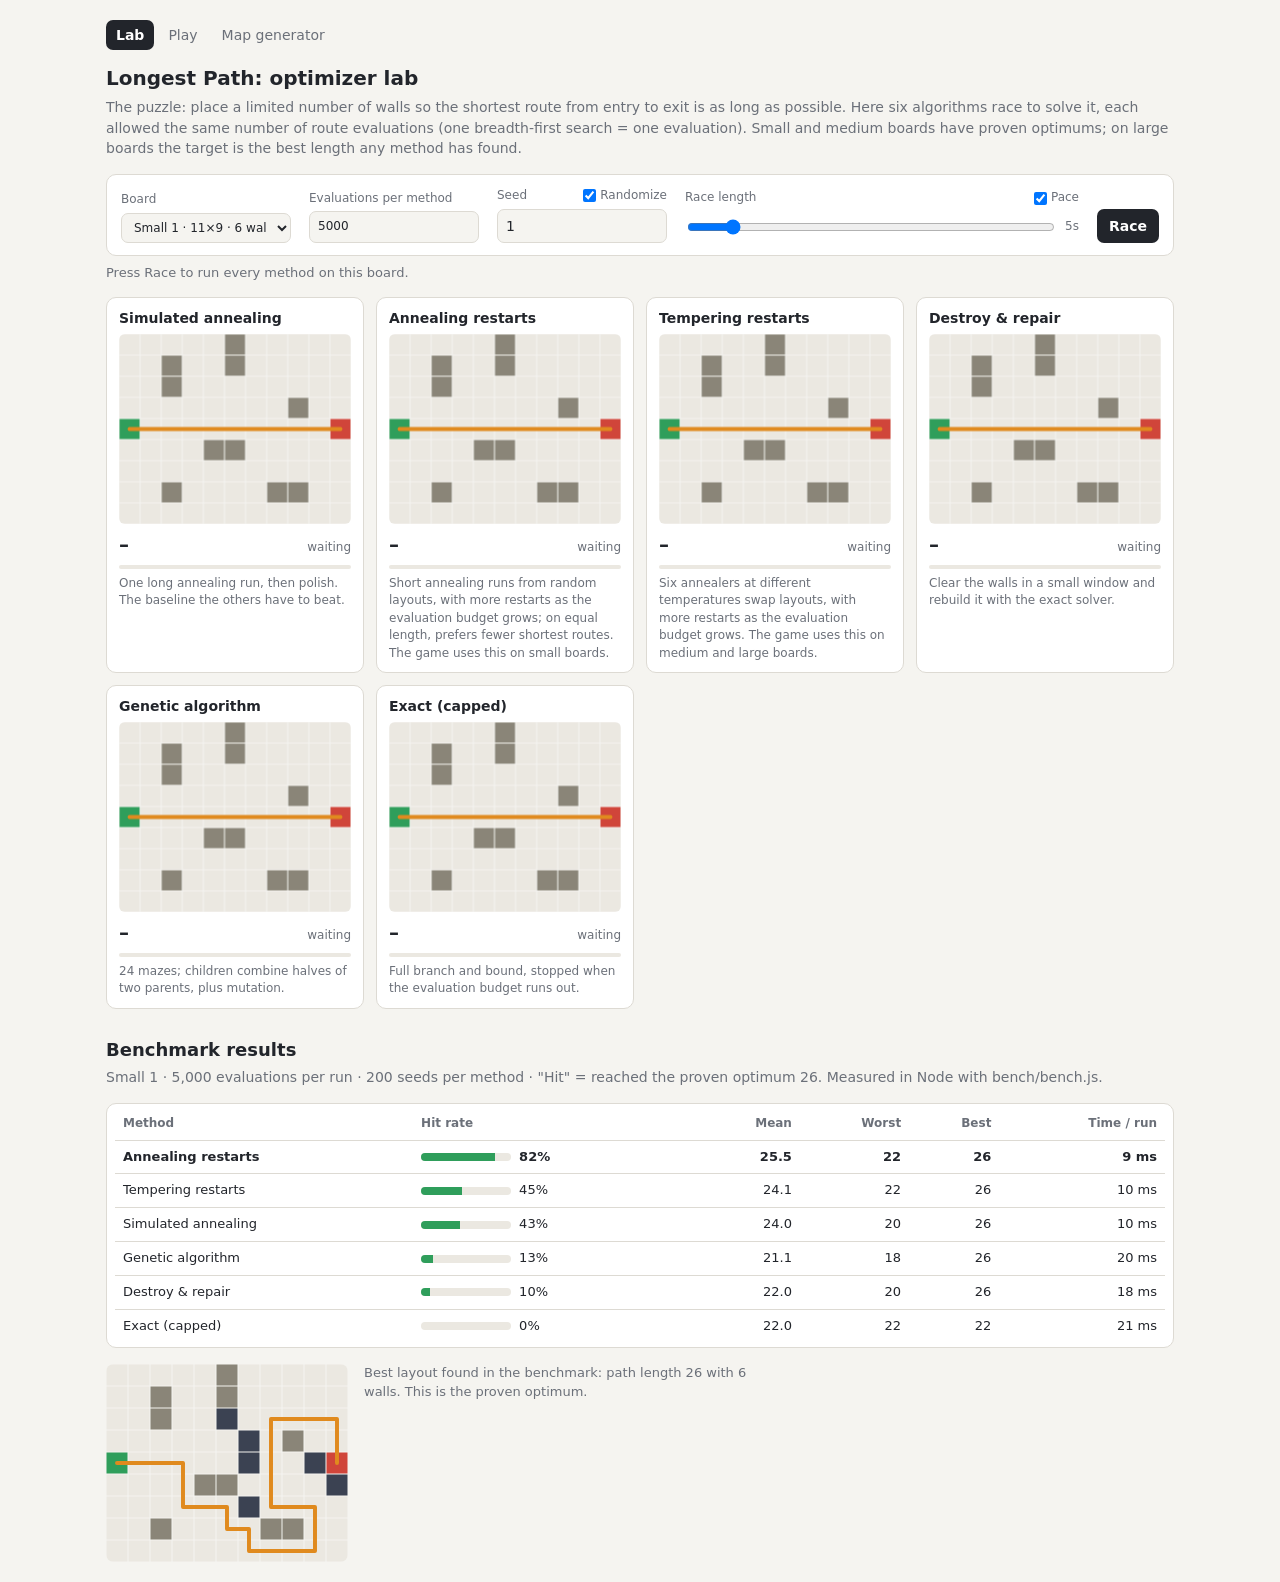
<file: index.html>
<!doctype html>
<html lang="en">
<head>
<meta charset="utf-8">
<meta name="viewport" content="width=device-width, initial-scale=1">
<title>Longest Path</title>
<link rel="stylesheet" href="css/styles.css">
<link rel="stylesheet" href="css/lab.css">
</head>
<body>
<div class="wrap">
  <nav class="nav">
    <a href="index.html" class="on" aria-current="page">Lab</a>
    <a href="play.html">Play</a>
    <a href="generate.html">Map generator</a>
  </nav>
  <h1>Longest Path: optimizer lab</h1>
  <p class="sub">The puzzle: place a limited number of walls so the shortest route from entry to exit is as long as possible. Here six algorithms race to solve it, each allowed the same number of route evaluations (one breadth-first search = one evaluation). Small and medium boards have proven optimums; on large boards the target is the best length any method has found.</p>

  <div class="card controls">
    <label>Board
      <select id="board"></select>
    </label>
    <label>Evaluations per method <input id="budget" type="number" min="500" step="500"></label>
    <div class="field">
      <div class="field-head">
        <label for="seed">Seed</label>
        <label class="toggle"><input id="randomSeed" type="checkbox" checked> Randomize</label>
      </div>
      <input id="seed" type="number" min="1" value="1">
    </div>
    <div class="field grow">
      <div class="field-head">
        <label for="duration">Race length</label>
        <label class="toggle"><input id="paced" type="checkbox" checked> Pace</label>
      </div>
      <div class="slider-row"><input id="duration" type="range" min="2" max="30" value="5"> <span id="durLabel">5s</span></div>
    </div>
    <div class="row">
      <button id="bRace">Race</button>
    </div>
  </div>
  <p class="msg" id="raceMsg"></p>
  <div class="cards" id="cards"></div>

  <h2 class="section">Benchmark results</h2>
  <p class="sub" id="benchInfo"></p>
  <div class="card table-card">
    <table id="benchTable"></table>
  </div>
  <div class="best-known" id="bestKnown"></div>
</div>

<script src="js/levels.js"></script>
<script src="js/solvers.js"></script>
<script src="js/combos.js"></script>
<script src="bench/results.js"></script>
<script src="js/lab.js"></script>
</body>
</html>
</file>
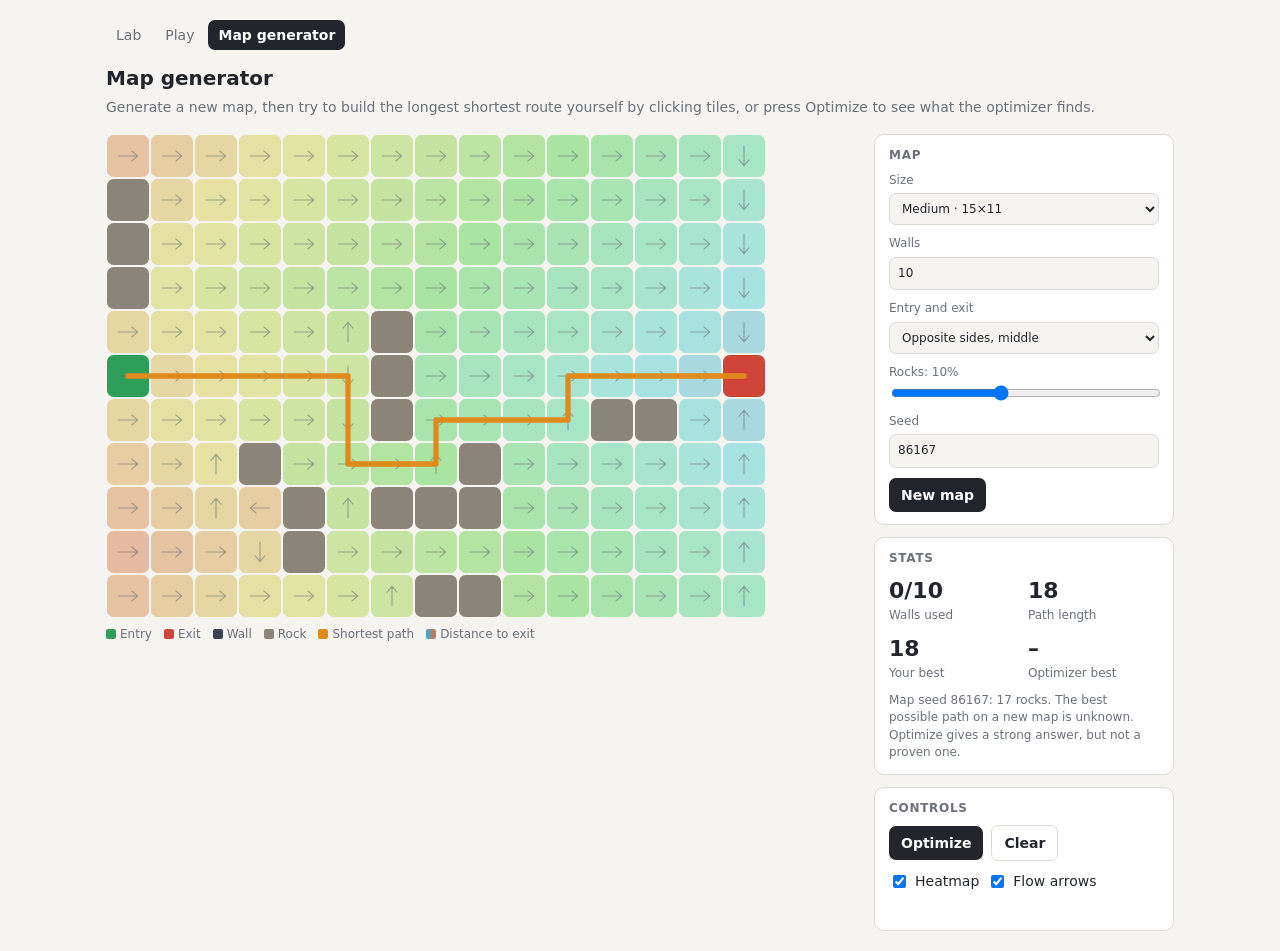
<file: generate.html>
<!doctype html>
<html lang="en">
<head>
<meta charset="utf-8">
<meta name="viewport" content="width=device-width, initial-scale=1">
<title>Map Generator</title>
<link rel="stylesheet" href="css/styles.css">
</head>
<body>
<div class="wrap">
  <nav class="nav">
    <a href="index.html">Lab</a>
    <a href="play.html">Play</a>
    <a href="generate.html" class="on" aria-current="page">Map generator</a>
  </nav>
  <h1>Map generator</h1>
  <p class="sub">Generate a new map, then try to build the longest shortest route yourself by clicking tiles, or press Optimize to see what the optimizer finds.</p>
  <div class="layout">
    <div class="board">
      <canvas id="cv"></canvas>
      <div class="legend">
        <span><i class="sw" style="background:var(--entry)"></i>Entry</span>
        <span><i class="sw" style="background:var(--exit)"></i>Exit</span>
        <span><i class="sw" style="background:var(--wall)"></i>Wall</span>
        <span><i class="sw" style="background:var(--rock)"></i>Rock</span>
        <span><i class="sw" style="background:var(--path)"></i>Shortest path</span>
        <span><i class="sw" style="background:linear-gradient(90deg,hsl(200,70%,55%),hsl(20,70%,55%))"></i>Distance to exit</span>
      </div>
      <div class="msg" id="msg"></div>
    </div>
    <div class="side">
      <div class="card">
        <h2>Map</h2>
        <div class="form">
          <label>Size
            <select id="gSize" class="picker" data-lock>
              <option value="small">Small · 11×9</option>
              <option value="medium" selected>Medium · 15×11</option>
              <option value="large">Large · 21×15</option>
            </select>
          </label>
          <label>Walls <input id="gWalls" class="picker" type="number" min="1" max="40" value="10" data-lock></label>
          <label>Entry and exit
            <select id="gEnds" class="picker" data-lock>
              <option value="sides">Opposite sides, middle</option>
              <option value="corners">Opposite corners</option>
              <option value="random">Opposite sides, random row</option>
            </select>
          </label>
          <label>Rocks: <span id="gRocksLabel">10%</span> <input id="gRocks" type="range" min="0" max="25" value="10" data-lock></label>
          <label>Seed <input id="gSeed" class="picker" type="number" min="1" data-lock></label>
          <button id="bNew" data-lock>New map</button>
        </div>
      </div>
      <div class="card">
        <h2>Stats</h2>
        <div class="stats">
          <div class="stat"><div class="v" id="sWalls">0/10</div><div class="k">Walls used</div></div>
          <div class="stat"><div class="v" id="sLen">0</div><div class="k">Path length</div></div>
          <div class="stat"><div class="v" id="sMine">–</div><div class="k">Your best</div></div>
          <div class="stat"><div class="v" id="sOpt">–</div><div class="k">Optimizer best</div></div>
          <div class="stat" id="exactStat"><div class="v" id="sExact">–</div><div class="k">Proven optimum</div></div>
          <div class="stat" id="knownStat"><div class="v" id="sKnown">–</div><div class="k">Best known</div></div>
        </div>
        <p class="note" id="boardNote"></p>
      </div>
      <div class="card">
        <h2>Controls</h2>
        <div class="row">
          <button id="bOpt">Optimize</button>
          <button id="bExact">Solve exactly</button>
          <button id="bClear" class="ghost">Clear</button>
        </div>
        <div class="row" style="margin-top:10px">
          <label><input type="checkbox" id="tHeat" checked> Heatmap</label>
          <label><input type="checkbox" id="tArrows" checked> Flow arrows</label>
        </div>
        <div class="sa" id="saInfo"></div>
      </div>
    </div>
  </div>
</div>

<script src="js/levels.js"></script>
<script src="js/state.js"></script>
<script src="js/grid.js"></script>
<script src="js/solvers.js"></script>
<script src="js/combos.js"></script>
<script src="js/mapgen.js"></script>
<script src="js/optimizer.js"></script>
<script src="js/exact.js"></script>
<script src="js/ui.js"></script>
<script src="js/render.js"></script>
<script src="js/generator.js"></script>
<script src="js/main.js"></script>
</body>
</html>
</file>
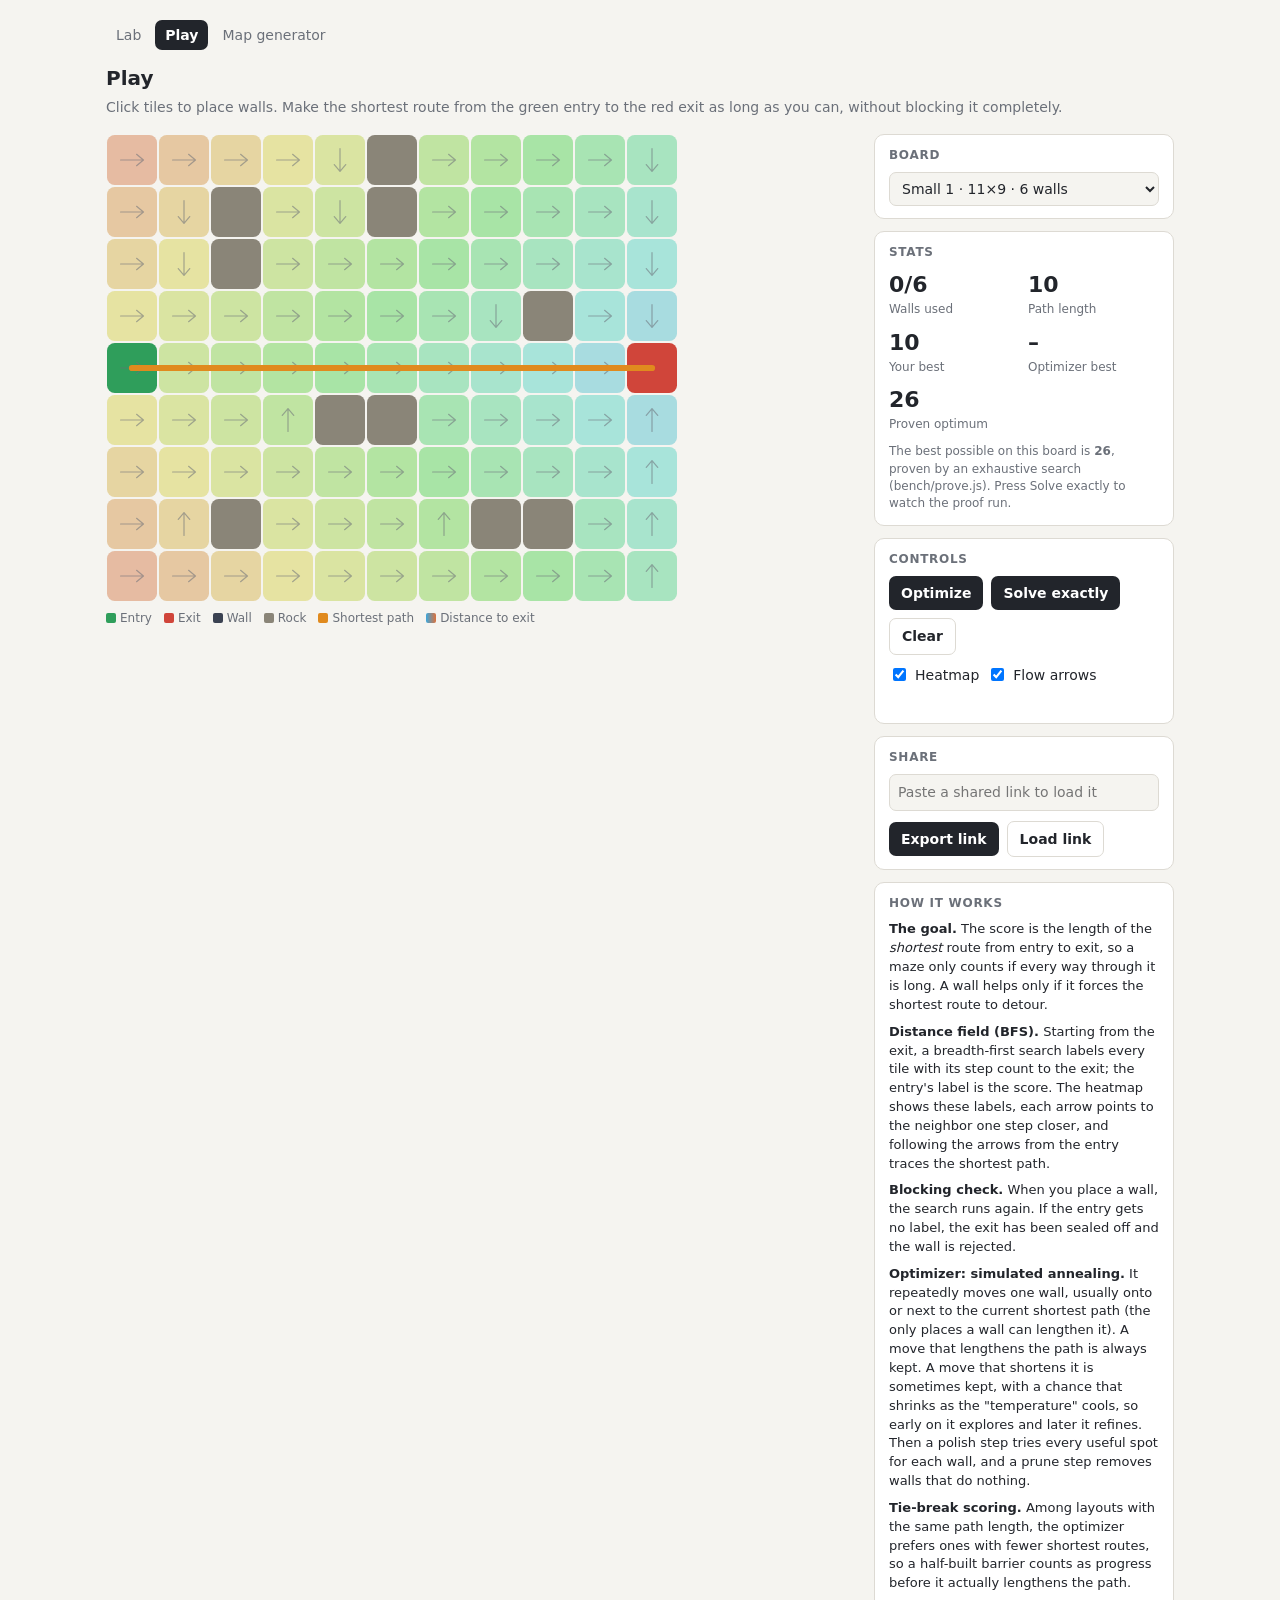
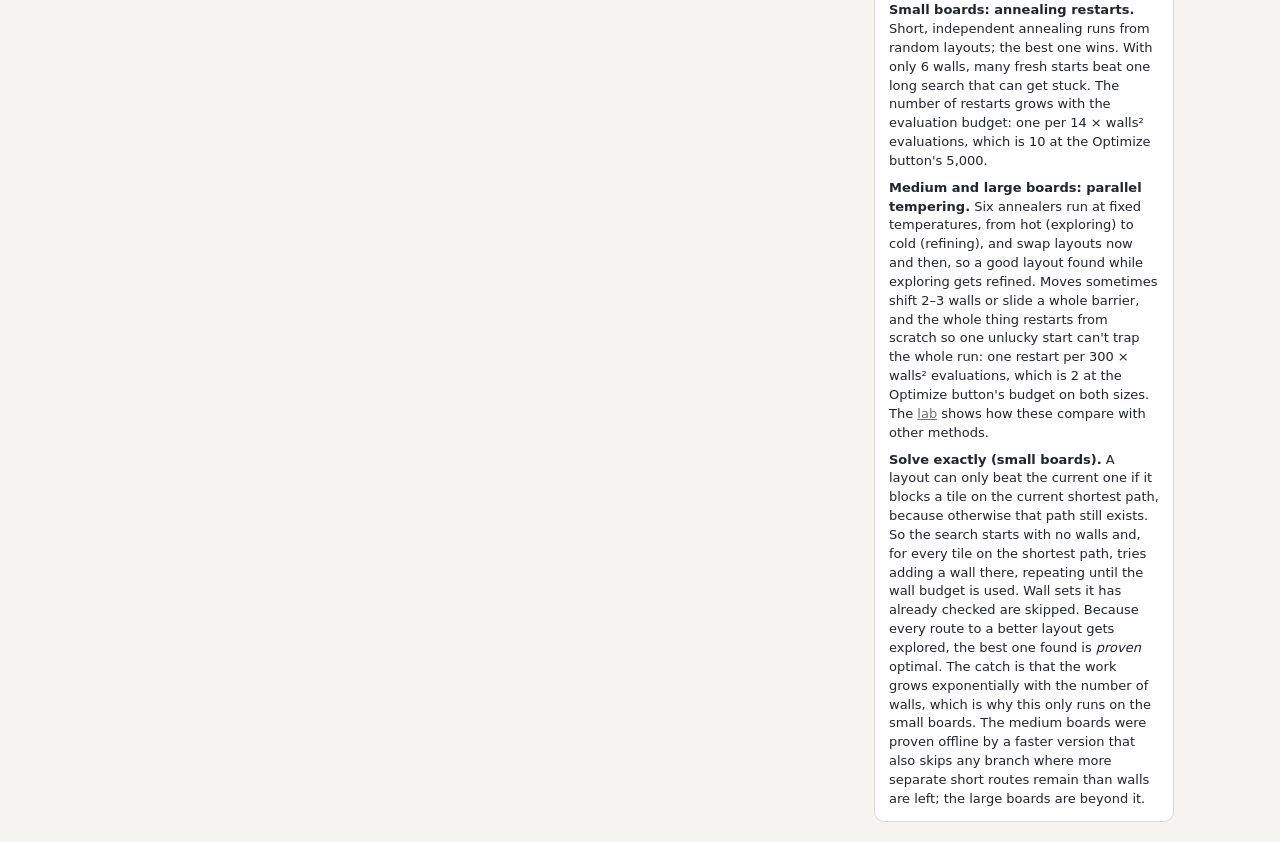
<file: play.html>
<!doctype html>
<html lang="en">
<head>
<meta charset="utf-8">
<meta name="viewport" content="width=device-width, initial-scale=1">
<title>Play Longest Path</title>
<link rel="stylesheet" href="css/styles.css">
</head>
<body>
<div class="wrap">
  <nav class="nav">
    <a href="index.html">Lab</a>
    <a href="play.html" class="on" aria-current="page">Play</a>
    <a href="generate.html">Map generator</a>
  </nav>
  <h1>Play</h1>
  <p class="sub">Click tiles to place walls. Make the shortest route from the green entry to the red exit as long as you can, without blocking it completely.</p>
  <div class="layout">
    <div class="board">
      <canvas id="cv"></canvas>
      <div class="legend">
        <span><i class="sw" style="background:var(--entry)"></i>Entry</span>
        <span><i class="sw" style="background:var(--exit)"></i>Exit</span>
        <span><i class="sw" style="background:var(--wall)"></i>Wall</span>
        <span><i class="sw" style="background:var(--rock)"></i>Rock</span>
        <span><i class="sw" style="background:var(--path)"></i>Shortest path</span>
        <span><i class="sw" style="background:linear-gradient(90deg,hsl(200,70%,55%),hsl(20,70%,55%))"></i>Distance to exit</span>
      </div>
      <div class="msg" id="msg"></div>
    </div>
    <div class="side">
      <div class="card">
        <h2>Board</h2>
        <select id="level" class="picker" data-lock></select>
      </div>
      <div class="card">
        <h2>Stats</h2>
        <div class="stats">
          <div class="stat"><div class="v" id="sWalls">0/25</div><div class="k">Walls used</div></div>
          <div class="stat"><div class="v" id="sLen">0</div><div class="k">Path length</div></div>
          <div class="stat"><div class="v" id="sMine">–</div><div class="k">Your best</div></div>
          <div class="stat"><div class="v" id="sOpt">–</div><div class="k">Optimizer best</div></div>
          <div class="stat" id="exactStat"><div class="v" id="sExact">–</div><div class="k">Proven optimum</div></div>
          <div class="stat" id="knownStat"><div class="v" id="sKnown">–</div><div class="k">Best known</div></div>
        </div>
        <p class="note" id="boardNote"></p>
      </div>
      <div class="card">
        <h2>Controls</h2>
        <div class="row">
          <button id="bOpt">Optimize</button>
          <button id="bExact">Solve exactly</button>
          <button id="bClear" class="ghost">Clear</button>
        </div>
        <div class="row" style="margin-top:10px">
          <label><input type="checkbox" id="tHeat" checked> Heatmap</label>
          <label><input type="checkbox" id="tArrows" checked> Flow arrows</label>
        </div>
        <div class="sa" id="saInfo"></div>
      </div>
      <div class="card">
        <h2>Share</h2>
        <input id="shareLink" class="picker" type="text" placeholder="Paste a shared link to load it" aria-label="Solution link" data-lock>
        <div class="row" style="margin-top:10px">
          <button id="bExport" data-lock>Export link</button>
          <button id="bLoad" class="ghost" data-lock>Load link</button>
        </div>
      </div>
      <div class="card how">
        <h2>How it works</h2>
        <p><b>The goal.</b> The score is the length of the <i>shortest</i> route from entry to exit, so a maze only counts if every way through it is long. A wall helps only if it forces the shortest route to detour.</p>
        <p><b>Distance field (BFS).</b> Starting from the exit, a breadth-first search labels every tile with its step count to the exit; the entry's label is the score. The heatmap shows these labels, each arrow points to the neighbor one step closer, and following the arrows from the entry traces the shortest path.</p>
        <p><b>Blocking check.</b> When you place a wall, the search runs again. If the entry gets no label, the exit has been sealed off and the wall is rejected.</p>
        <p><b>Optimizer: simulated annealing.</b> It repeatedly moves one wall, usually onto or next to the current shortest path (the only places a wall can lengthen it). A move that lengthens the path is always kept. A move that shortens it is sometimes kept, with a chance that shrinks as the "temperature" cools, so early on it explores and later it refines. Then a polish step tries every useful spot for each wall, and a prune step removes walls that do nothing.</p>
        <p><b>Tie-break scoring.</b> Among layouts with the same path length, the optimizer prefers ones with fewer shortest routes, so a half-built barrier counts as progress before it actually lengthens the path.</p>
        <p><b>Small boards: annealing restarts.</b> Short, independent annealing runs from random layouts; the best one wins. With only 6 walls, many fresh starts beat one long search that can get stuck. The number of restarts grows with the evaluation budget: one per 14 × walls² evaluations, which is 10 at the Optimize button's 5,000.</p>
        <p><b>Medium and large boards: parallel tempering.</b> Six annealers run at fixed temperatures, from hot (exploring) to cold (refining), and swap layouts now and then, so a good layout found while exploring gets refined. Moves sometimes shift 2–3 walls or slide a whole barrier, and the whole thing restarts from scratch so one unlucky start can't trap the whole run: one restart per 300 × walls² evaluations, which is 2 at the Optimize button's budget on both sizes. The <a href="index.html" style="color:var(--muted)">lab</a> shows how these compare with other methods.</p>
        <p><b>Solve exactly (small boards).</b> A layout can only beat the current one if it blocks a tile on the current shortest path, because otherwise that path still exists. So the search starts with no walls and, for every tile on the shortest path, tries adding a wall there, repeating until the wall budget is used. Wall sets it has already checked are skipped. Because every route to a better layout gets explored, the best one found is <i>proven</i> optimal. The catch is that the work grows exponentially with the number of walls, which is why this only runs on the small boards. The medium boards were proven offline by a faster version that also skips any branch where more separate short routes remain than walls are left; the large boards are beyond it.</p>
      </div>
    </div>
  </div>
</div>

<script src="js/levels.js"></script>
<script src="js/state.js"></script>
<script src="js/grid.js"></script>
<script src="js/solvers.js"></script>
<script src="js/combos.js"></script>
<script src="js/optimizer.js"></script>
<script src="js/exact.js"></script>
<script src="js/ui.js"></script>
<script src="js/render.js"></script>
<script src="js/main.js"></script>
</body>
</html>
</file>
<file: css/styles.css>
:root {
  --bg: #f5f4f0;
  --panel: #ffffff;
  --ink: #22252b;
  --muted: #6b7079;
  --line: #dddad3;
  --cell: #ebe8e1;
  --wall: #3b4252;
  --rock: #8a8578;
  --entry: #2f9e5b;
  --exit: #d0453a;
  --path: #e08a1e;
  --reject: #ff3b30;
  --btn: #22252b;
  --btn-ink: #ffffff;
}
@media (prefers-color-scheme: dark) {
  :root:not([data-theme="light"]) {
    --bg: #16181d; --panel: #1f2229; --ink: #e7e8ea; --muted: #9298a3;
    --line: #2e323b; --cell: #262a32; --wall: #c9cfdb; --rock: #6d6a62;
    --entry: #3cc275; --exit: #ef5b4f; --path: #f2a33a;
    --btn: #e7e8ea; --btn-ink: #16181d;
  }
}
:root[data-theme="dark"] {
  --bg: #16181d; --panel: #1f2229; --ink: #e7e8ea; --muted: #9298a3;
  --line: #2e323b; --cell: #262a32; --wall: #c9cfdb; --rock: #6d6a62;
  --entry: #3cc275; --exit: #ef5b4f; --path: #f2a33a;
  --btn: #e7e8ea; --btn-ink: #16181d;
}
* { box-sizing: border-box; }
body {
  margin: 0; background: var(--bg); color: var(--ink);
  font: 14px/1.45 system-ui, -apple-system, "Segoe UI", sans-serif;
}
.wrap { max-width: 1100px; margin: 0 auto; padding: 20px 16px; }
h1 { font-size: 20px; margin: 0 0 4px; }
.sub { color: var(--muted); margin: 0 0 16px; }
.layout { display: flex; gap: 20px; align-items: flex-start; flex-wrap: wrap; }
.board { flex: 1 1 560px; min-width: 0; }
canvas { display: block; width: 100%; height: auto; border-radius: 8px; cursor: pointer; touch-action: manipulation; }
.side { flex: 0 1 300px; display: flex; flex-direction: column; gap: 12px; min-width: 260px; }
.card { background: var(--panel); border: 1px solid var(--line); border-radius: 10px; padding: 12px 14px; }
.card h2 { font-size: 12px; text-transform: uppercase; letter-spacing: .06em; color: var(--muted); margin: 0 0 8px; }
.stats { display: grid; grid-template-columns: 1fr 1fr; gap: 8px; }
.note { font-size: 12px; color: var(--muted); margin: 10px 0 0; line-height: 1.45; }
.stat .v { font-size: 22px; font-weight: 650; font-variant-numeric: tabular-nums; }
.stat .k { font-size: 12px; color: var(--muted); }
.row { display: flex; gap: 8px; flex-wrap: wrap; align-items: center; }
button {
  font: inherit; border: 0; border-radius: 7px; padding: 7px 12px; cursor: pointer;
  background: var(--btn); color: var(--btn-ink); font-weight: 600;
}
button.ghost { background: transparent; color: var(--ink); border: 1px solid var(--line); }
button:disabled { opacity: .4; cursor: default; }
label { display: flex; gap: 6px; align-items: center; cursor: pointer; }
input[type=range] { flex: 1; }
.sa { font-size: 12px; color: var(--muted); font-variant-numeric: tabular-nums; margin-top: 8px; min-height: 18px; }
.how p { margin: 0 0 8px; font-size: 13px; }
.how p:last-child { margin: 0; }
.how b { color: var(--ink); }
.legend { display: flex; gap: 12px; flex-wrap: wrap; font-size: 12px; color: var(--muted); margin-top: 8px; }
.sw { display: inline-block; width: 10px; height: 10px; border-radius: 2px; margin-right: 4px; vertical-align: -1px; }
.picker { font: inherit; color: var(--ink); background: var(--bg); border: 1px solid var(--line); border-radius: 7px; padding: 7px 8px; width: 100%; }
.msg { font-size: 13px; color: var(--muted); min-height: 20px; margin-top: 8px; }
.nav { display: flex; gap: 4px; flex-wrap: wrap; margin-bottom: 14px; }
.nav a { padding: 5px 10px; border-radius: 7px; color: var(--muted); text-decoration: none; font-weight: 500; }
.nav a:hover { color: var(--ink); }
.nav a.on { background: var(--btn); color: var(--btn-ink); font-weight: 600; }
.form { display: flex; flex-direction: column; gap: 10px; }
.form label { display: block; font-size: 12px; color: var(--muted); }
.form label input[type=range] { display: block; width: 100%; margin-top: 4px; }
.form .picker { display: block; margin-top: 4px; }
.form button { align-self: flex-start; }
</file>
<file: css/lab.css>
.controls { display: flex; flex-wrap: wrap; gap: 12px 18px; align-items: flex-end; margin-bottom: 8px; }
.controls label { flex-direction: column; align-items: flex-start; gap: 4px; font-size: 12px; color: var(--muted); }
.controls .field { display: flex; flex-direction: column; gap: 4px; }
.controls .field.grow { flex: 1 1 240px; }
.controls .field-head { display: flex; justify-content: space-between; align-items: center; gap: 10px; }
.controls label.toggle { flex-direction: row; align-items: center; gap: 4px; }
.controls label.toggle input { margin: 0; }
.controls .slider-row { display: flex; align-items: center; gap: 8px; font-size: 12px; color: var(--muted); min-height: 32px; }
.controls .slider-row span { white-space: nowrap; }
.controls select, .controls input[type=number] {
  font: inherit; color: var(--ink); background: var(--bg); border: 1px solid var(--line);
  border-radius: 7px; padding: 6px 8px; width: 170px;
}
.cards { display: grid; grid-template-columns: repeat(auto-fill, minmax(220px, 1fr)); gap: 12px; margin-top: 8px; }
.mcard { background: var(--panel); border: 1px solid var(--line); border-radius: 10px; padding: 10px 12px; display: flex; flex-direction: column; gap: 6px; }
.mcard.winner { border-color: var(--entry); box-shadow: 0 0 0 1px var(--entry); }
.mhead { display: flex; justify-content: space-between; gap: 8px; align-items: baseline; }
.mname { font-weight: 650; font-size: 14px; }
.mcard canvas { width: 100%; height: auto; border-radius: 6px; }
.to-play { display: block; border-radius: 8px; }
.to-play canvas { display: block; cursor: pointer; }
.to-play:hover canvas, .to-play:focus-visible canvas { outline: 2px solid var(--entry); outline-offset: 2px; }
.mstats { display: flex; justify-content: space-between; align-items: baseline; font-variant-numeric: tabular-nums; }
.mbest { font-size: 20px; font-weight: 650; }
.mphase { font-size: 12px; color: var(--muted); }
.badge { font-size: 11px; font-weight: 600; padding: 1px 6px; border-radius: 99px; background: var(--entry); color: #fff; margin-left: 6px; vertical-align: 2px; }
.bar { height: 4px; background: var(--cell); border-radius: 99px; overflow: hidden; }
.bar i { display: block; height: 100%; width: 0; background: var(--path); }
.mdesc { margin: 0; font-size: 12px; color: var(--muted); }
h2.section { font-size: 18px; margin: 28px 0 4px; }
.table-card { overflow-x: auto; padding: 4px 8px; }
table { width: 100%; border-collapse: collapse; font-variant-numeric: tabular-nums; font-size: 13px; }
th, td { text-align: left; padding: 7px 8px; border-bottom: 1px solid var(--line); white-space: nowrap; }
th { font-size: 12px; color: var(--muted); font-weight: 600; }
tr:last-child td { border-bottom: 0; }
td.num, th.num { text-align: right; }
.hitbar { display: inline-block; width: 90px; height: 8px; background: var(--cell); border-radius: 99px; overflow: hidden; vertical-align: middle; margin-right: 8px; }
.hitbar i { display: block; height: 100%; background: var(--entry); }
tr.top td { font-weight: 650; }
.best-known { margin-top: 16px; display: flex; gap: 16px; align-items: flex-start; flex-wrap: wrap; }
.best-known canvas { border-radius: 8px; }
.best-known p { margin: 0; font-size: 13px; color: var(--muted); max-width: 420px; }
</file>
